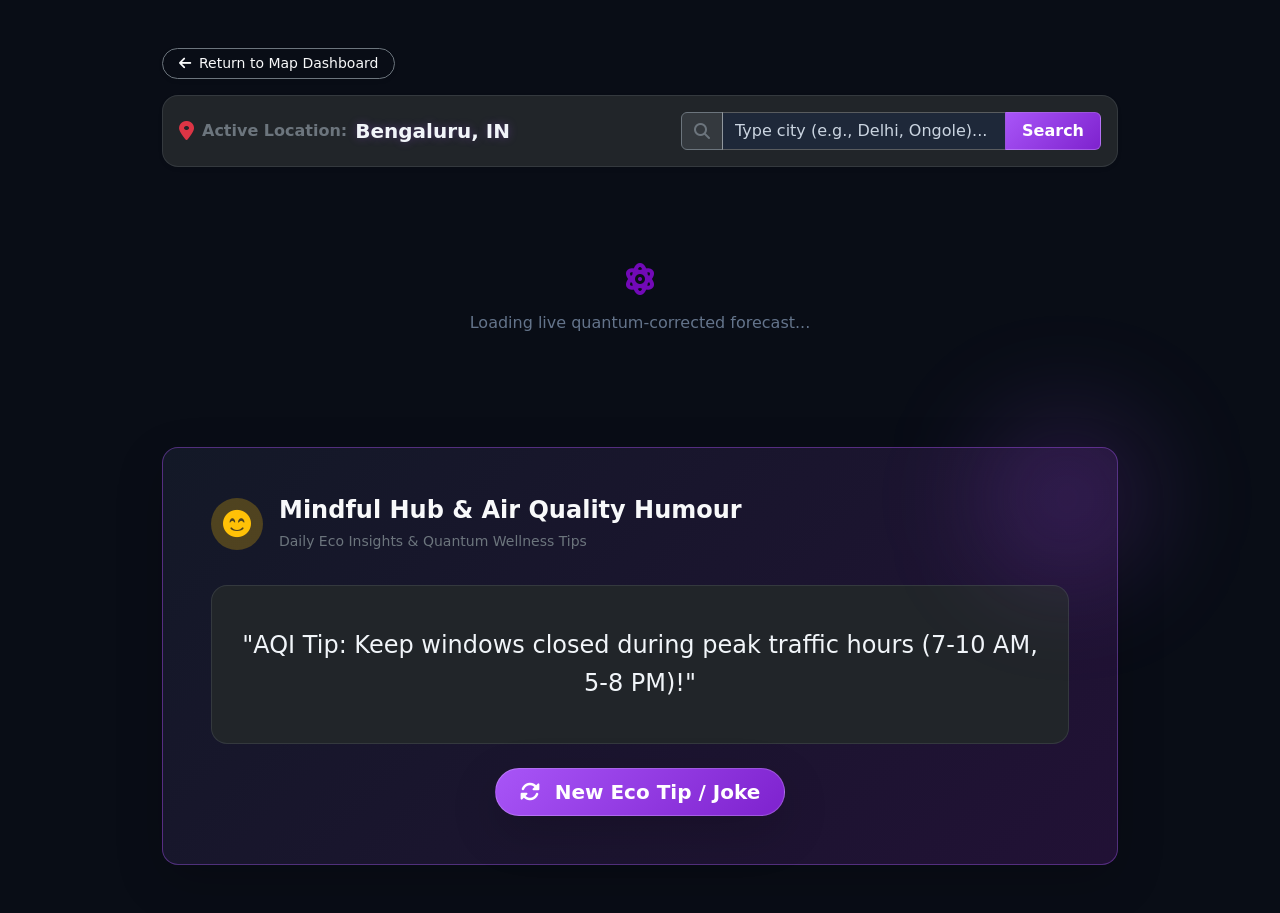
<file: website/forecast-details.html>
<!DOCTYPE html>
<html lang="en">
<head>
    <meta charset="UTF-8">
    <meta name="viewport" content="width=device-width, initial-scale=1.0">
    <title>7-Day Extended Forecast — VayuGuard</title>
    <link href="https://cdn.jsdelivr.net/npm/bootstrap@5.3.0/dist/css/bootstrap.min.css" rel="stylesheet">
    <link rel="stylesheet" href="https://cdnjs.cloudflare.com/ajax/libs/font-awesome/6.4.0/css/all.min.css">
    <style>
      /* Dark High-Tech Modern Background */
      body {
        background: #090d16 !important;
        color: #f8fafc !important;
        font-family: 'Plus Jakarta Sans', system-ui, -apple-system, sans-serif !important;
      }

      /* High-Contrast Search Input Bar & Placeholder Fix */
      .search-input-custom,
      input[type="text"] {
        background-color: rgba(30, 41, 59, 0.9) !important;
        color: #ffffff !important;
        border: 1px solid rgba(255, 255, 255, 0.25) !important;
        font-weight: 500 !important;
      }

      .search-input-custom::placeholder,
      input[type="text"]::placeholder {
        color: #cbd5e1 !important; /* Bright Silver/White for full visibility */
        opacity: 1 !important;
      }

      .search-input-custom:focus,
      input[type="text"]:focus {
        background-color: rgba(30, 41, 59, 1) !important;
        color: #ffffff !important;
        border-color: #8b5cf6 !important;
        box-shadow: 0 0 12px rgba(139, 92, 246, 0.5) !important;
      }

      /* Sleek Glassmorphic Card Base */
      .card-quantum-glass {
        background: rgba(15, 23, 42, 0.85);
        backdrop-filter: blur(16px);
        -webkit-backdrop-filter: blur(16px);
        border: 1px solid rgba(255, 255, 255, 0.12);
        box-shadow: 0 10px 30px -5px rgba(0, 0, 0, 0.6);
        transition: all 0.3s cubic-bezier(0.4, 0, 0.2, 1);
      }

      .card-quantum-glass:hover {
        transform: translateY(-2px);
      }

      /* Dynamic AQI Color-Coded Badges & Glows */
      /* Good AQI (<= 50): Vibrant Green */
      .badge-aqi-good {
        background: rgba(16, 185, 129, 0.25) !important;
        color: #34d399 !important;
        border: 1px solid #10b981 !important;
        box-shadow: 0 0 12px rgba(16, 185, 129, 0.35);
      }

      /* Moderate AQI (51 - 100): Vibrant Yellow / Amber */
      .badge-aqi-moderate {
        background: rgba(245, 158, 11, 0.25) !important;
        color: #fbbf24 !important;
        border: 1px solid #f59e0b !important;
        box-shadow: 0 0 12px rgba(245, 158, 11, 0.35);
      }

      /* Unhealthy AQI (> 100): Bright Red / Coral */
      .badge-aqi-unhealthy {
        background: rgba(239, 68, 68, 0.25) !important;
        color: #f87171 !important;
        border: 1px solid #ef4444 !important;
        box-shadow: 0 0 12px rgba(239, 68, 68, 0.35);
      }

      /* High-Contrast Tile Boxes */
      .tile-metric {
        background: rgba(30, 41, 59, 0.7);
        border: 1px solid rgba(255, 255, 255, 0.08);
        border-radius: 12px;
        padding: 12px;
        text-align: center;
      }

      /* Label Text Colors */
      .text-label-temp { color: #38bdf8 !important; }     /* Sky Blue */
      .text-label-sunrise { color: #fbbf24 !important; }  /* Bright Gold */
      .text-label-sunset { color: #fb7185 !important; }   /* Coral / Rose */
      .text-label-rain { color: #60a5fa !important; }     /* Rain Blue */
      .text-label-wind { color: #cbd5e1 !important; }     /* Bright Silver */
      .text-label-humidity { color: #c084fc !important; } /* Purple */

      /* Ensure search wrapper positioning */
      .position-relative {
        position: relative !important;
        overflow: visible !important;
      }

      /* Floating Autocomplete Box */
      .autocomplete-suggestions-box {
        display: none;
        position: absolute;
        top: 100%;
        left: 0;
        right: 0;
        z-index: 99999 !important;
        margin-top: 6px;
        background: rgba(18, 24, 38, 0.98);
        backdrop-filter: blur(16px);
        -webkit-backdrop-filter: blur(16px);
        border: 1px solid rgba(168, 85, 247, 0.4);
        border-radius: 12px;
        box-shadow: 0 12px 32px rgba(0, 0, 0, 0.7);
        max-height: 220px;
        overflow-y: auto;
        padding: 6px 0;
      }

      /* Autocomplete Item */
      .autocomplete-item {
        padding: 10px 16px;
        color: #f1f5f9;
        font-size: 0.92rem;
        cursor: pointer;
        display: flex;
        align-items: center;
        transition: background 0.2s ease;
      }

      .autocomplete-item:hover {
        background: rgba(168, 85, 247, 0.25);
        color: #ffffff;
      }

      /* Outline Purple Button */
      .btn-outline-purple {
        background: transparent !important;
        border: 1px solid #8b5cf6 !important;
        color: #a78bfa !important;
        transition: all 0.3s ease;
      }

      .btn-outline-purple:hover {
        background: rgba(139, 92, 246, 0.15) !important;
        border-color: #a78bfa !important;
        color: #c4b5fd !important;
        box-shadow: 0 0 12px rgba(139, 92, 246, 0.4);
      }

      .btn-outline-purple:active {
        transform: scale(0.98);
      }

      /* Ensure New Eco Tip / Joke Button is Bright & Visible */
      #next-joke-btn {
        background: linear-gradient(135deg, #a855f7, #7e22ce) !important;
        color: #ffffff !important;
        border: 1px solid rgba(255, 255, 255, 0.2) !important;
        font-weight: 700 !important;
        opacity: 1 !important;
        visibility: visible !important;
        cursor: pointer;
        transition: all 0.25s ease-in-out;
      }

      #next-joke-btn:hover {
        background: linear-gradient(135deg, #9333ea, #6b21a8) !important;
        color: #ffffff !important;
        transform: translateY(-2px);
        box-shadow: 0 6px 20px rgba(168, 85, 247, 0.5) !important;
      }

      #next-joke-btn i {
        color: #ffffff !important;
      }

      /* Visible Search Button Styling */
      #update-forecast-btn {
        background: linear-gradient(135deg, #a855f7, #7e22ce) !important;
        color: #ffffff !important;
        border: 1px solid rgba(255, 255, 255, 0.2) !important;
        font-weight: 600 !important;
        transition: all 0.2s ease-in-out;
      }

      #update-forecast-btn:hover {
        background: linear-gradient(135deg, #9333ea, #6b21a8) !important;
        box-shadow: 0 4px 14px rgba(168, 85, 247, 0.4) !important;
      }

      /* Active Location Glow */
      #active-location-name {
        color: #f1f5f9 !important;
        text-shadow: 0 0 10px rgba(168, 85, 247, 0.3);
      }
    </style>
</head>
<body class="py-4 py-md-5">

    <div class="container" style="max-width: 980px;">
        
        <!-- Top Navigation Header -->
        <div class="d-flex justify-content-between align-items-center mb-3">
          <a href="forecast.html" class="btn btn-outline-secondary btn-sm rounded-pill text-light px-3 shadow-sm">
            <i class="fas fa-arrow-left me-2"></i>Return to Map Dashboard
          </a>
        </div>

        <!-- Top Active Location Header with Integrated Search -->
        <div class="d-flex flex-wrap align-items-center justify-content-between gap-3 bg-dark border border-secondary border-opacity-25 rounded-4 p-3 mb-4 shadow-sm">
          
          <!-- Active Location Title & Badge -->
          <div class="d-flex align-items-center gap-2">
            <i class="fas fa-map-marker-alt text-danger fs-5"></i>
            <span class="text-secondary fw-semibold">Active Location:</span>
            <h5 id="active-location-name" class="fw-bold text-light mb-0">Bengaluru, IN</h5>
          </div>

          <!-- Integrated Search Bar -->
          <div class="position-relative" style="min-width: 280px; max-width: 420px; flex-grow: 1;">
            <div class="input-group">
              <span class="input-group-text bg-secondary bg-opacity-25 border-secondary text-secondary">
                <i class="fas fa-search"></i>
              </span>
              <input 
                type="text" 
                id="forecast-search-input" 
                class="form-control bg-dark text-light border-secondary shadow-none" 
                placeholder="Type city (e.g., Delhi, Ongole)..." 
                autocomplete="off"
              >
              <button id="update-forecast-btn" class="btn btn-purple px-3 text-white fw-bold">
                Search
              </button>
            </div>

            <!-- Autocomplete Suggestions Dropdown -->
            <div id="forecast-autocomplete-list" class="autocomplete-suggestions-box"></div>
          </div>

        </div>

        <!-- DYNAMIC 7-DAY EXTENDED FORECAST CONTAINER -->
        <div class="row g-4 mt-2" id="forecast-cards-container">
            <div class="text-center py-5" style="color: #64748b;">
                <i class="fas fa-atom fa-spin fa-2x mb-3" style="color: #7209b7;"></i>
                <p>Loading live quantum-corrected forecast...</p>
            </div>
        </div>

        <!-- Enhanced Mindful Hub & Daily Eco-Jokes Panel -->
        <div class="card bg-dark text-light border border-purple rounded-4 p-5 mt-5 shadow-lg position-relative overflow-hidden" style="background: linear-gradient(135deg, rgba(20, 26, 40, 0.95), rgba(35, 18, 55, 0.95)) !important; border: 1.5px solid rgba(168, 85, 247, 0.4) !important;">
          
          <!-- Glowing Background Accent -->
          <div style="position: absolute; top: -40px; right: -40px; width: 180px; height: 180px; background: rgba(168, 85, 247, 0.15); filter: blur(50px); border-radius: 50%; pointer-events: none;"></div>

          <div class="d-flex align-items-center gap-3 mb-4">
            <div class="bg-warning bg-opacity-25 rounded-circle p-3 d-flex align-items-center justify-content-center" style="width: 52px; height: 52px;">
              <i class="fas fa-smile-beam text-warning fs-3"></i>
            </div>
            <div>
              <h4 class="fw-bold mb-1 text-light">Mindful Hub & Air Quality Humour</h4>
              <small class="text-secondary">Daily Eco Insights & Quantum Wellness Tips</small>
            </div>
          </div>
          
          <div class="bg-dark bg-opacity-60 rounded-4 p-4 border border-secondary border-opacity-25 text-center shadow-inner my-2">
            <p id="eco-joke-text" class="fs-4 fw-medium text-light mb-0 py-3" style="font-family: system-ui, -apple-system, sans-serif; line-height: 1.6; color: #f1f5f9 !important;">
              "AQI Tip: Keep windows closed during peak traffic hours (7-10 AM, 5-8 PM)!"
            </p>
          </div>

          <div class="text-center mt-3">
            <button id="next-joke-btn" class="btn btn-purple btn-lg rounded-pill px-4 py-2 shadow-lg fw-bold text-white">
              <i class="fas fa-sync-alt me-2 text-white"></i> New Eco Tip / Joke
            </button>
          </div>
        </div>
    </div>

    <script>
        // Disable native browser alert popups globally
        window.alert = function(msg) { console.warn("Blocked Alert Popup:", msg); };

        // Dynamic Date & Telemetry Script
        document.addEventListener('DOMContentLoaded', () => {
          // Set default initial location on load
          const activeLocHeader = document.getElementById('active-location-name');
          if (activeLocHeader && (activeLocHeader.innerText.includes('Your Location') || !activeLocHeader.innerText.trim())) {
            activeLocHeader.innerText = 'Bengaluru, IN';
          }

          // Execute initial 7-day forecast load
          if (typeof load7DayForecast === 'function') {
            load7DayForecast("Bengaluru, IN", 12.9716, 77.5946);
          }
        });

        // Typing Auto-Complete Suggestions for Details Page (India-First Preference)
        let detailsDebounceTimer;
        function onTypeDetailsSearch(query) {
            clearTimeout(detailsDebounceTimer);
            const suggestionsList = document.getElementById('details-suggestions-list');

            if (!query || query.trim().length < 2) {
                if (suggestionsList) suggestionsList.style.display = 'none';
                return;
            }

            detailsDebounceTimer = setTimeout(async () => {
                let url = `https://nominatim.openstreetmap.org/search?format=json&q=${encodeURIComponent(query)}&countrycodes=in&limit=5`;
                
                try {
                    let response = await fetch(url);
                    let data = await response.json();

                    if (!data || data.length === 0) {
                        url = `https://nominatim.openstreetmap.org/search?format=json&q=${encodeURIComponent(query)}&limit=5`;
                        response = await fetch(url);
                        data = await response.json();
                    }

                    if (suggestionsList) {
                        suggestionsList.innerHTML = '';
                        if (data && data.length > 0) {
                            data.forEach(place => {
                                const li = document.createElement('li');
                                li.className = 'dropdown-item text-truncate py-2 px-3 border-bottom border-secondary border-opacity-25';
                                li.style.cursor = 'pointer';
                                li.innerHTML = `<i class="fas fa-map-marker-alt text-info me-2"></i><strong>${place.display_name}</strong>`;
                                
                                li.onclick = () => {
                                    document.getElementById('details-location-input').value = place.display_name.split(',')[0];
                                    suggestionsList.style.display = 'none';
                                    load7DayForecast(place.display_name.split(',')[0], parseFloat(place.lat), parseFloat(place.lon));
                                };
                                suggestionsList.appendChild(li);
                            });
                            suggestionsList.style.display = 'block';
                        } else {
                            suggestionsList.style.display = 'none';
                        }
                    }
                } catch (err) {
                    console.error('Suggestions error:', err);
                }
            }, 250);
        }

        // Search Location Handler
        async function searchDetailsLocation() {
            const input = document.getElementById('details-location-input');
            if (!input || !input.value.trim()) return;

            const query = input.value.trim();
            try {
                let res = await fetch(`https://nominatim.openstreetmap.org/search?format=json&q=${encodeURIComponent(query)}&countrycodes=in&limit=1`);
                let data = await res.json();

                if (!data || data.length === 0) {
                    res = await fetch(`https://nominatim.openstreetmap.org/search?format=json&q=${encodeURIComponent(query)}&limit=1`);
                    data = await res.json();
                }

                if (data && data.length > 0) {
                    const cityName = data[0].display_name.split(',')[0];
                    load7DayForecast(cityName, parseFloat(data[0].lat), parseFloat(data[0].lon));
                } else {
                    alert("Location not found.");
                }
            } catch (err) {
                console.error("Search error:", err);
            }
        }

        // Complete Working 7-Day Forecast Script (Configured for Railway Backend)
        async function load7DayForecast(cityName = "Bengaluru", lat = 12.9716, lon = 77.5946) {
          const activeLocHeader = document.getElementById('active-location-name');
          if (activeLocHeader) {
            activeLocHeader.innerText = cityName;
          }

          const cardsContainer = document.querySelector('.container .row.g-4') || document.getElementById('forecast-cards-container');
          if (!cardsContainer) return;

          try {
            // 1. Fetch Weather Telemetry from Open-Meteo
            const apiUrl = `https://api.open-meteo.com/v1/forecast?latitude=${lat}&longitude=${lon}&daily=temperature_2m_max,temperature_2m_min,windspeed_10m_max,relative_humidity_2m_max,precipitation_probability_max,sunrise,sunset&timezone=auto`;
            const res = await fetch(apiUrl);
            if (!res.ok) throw new Error("Weather API fetch failed");
            const data = await res.json();

            const daily = data.daily;
            if (!daily || !daily.time) return;

            cardsContainer.innerHTML = ''; // Clear old forecast cards

            // 2. Loop & Render Fixed Daily Cards
            for (let idx = 0; idx < daily.time.length; idx++) {
              const dateStr = daily.time[idx];
              const maxTemp = Math.round(daily.temperature_2m_max[idx] ?? 28);
              const minTemp = Math.round(daily.temperature_2m_min[idx] ?? 20);
              const wind = Math.round(daily.windspeed_10m_max[idx] ?? 14);
              const hum = Math.round(daily.relative_humidity_2m_max[idx] ?? 65);
              const rain = Math.round(daily.precipitation_probability_max?.[idx] ?? 0);

              // Parse Sunrise / Sunset Times in Local Timezone
              const formatTime = (isoStr) => {
                if (!isoStr) return '--:--';
                const d = new Date(isoStr);
                return d.toLocaleTimeString([], { hour: '2-digit', minute: '2-digit', hour12: true });
              };

              const sunriseTime = formatTime(daily.sunrise?.[idx]);
              const sunsetTime = formatTime(daily.sunset?.[idx]);

              // 3. Quantum AQI Prediction via qBraid Backend
              let calculatedAqi = Math.round(35 + (maxTemp * 0.35) + (wind * 0.15));
              try {
                // Estimate PM2.5 based on temperature and humidity for the quantum prediction
                const estimatedPm25 = Math.round(15 + (maxTemp * 0.3) + (hum * 0.15));
                
                const qRes = await fetch('https://vayuguard-aiml-production.up.railway.app/api/quantum-predict', {
                  method: 'POST',
                  headers: { 'Content-Type': 'application/json' },
                  body: JSON.stringify({
                    temp: maxTemp,
                    wind: wind,
                    humidity: hum,
                    pm25: estimatedPm25
                  })
                });
                
                if (qRes.ok) {
                  const qData = await qRes.json();
                  if (qData.aqi !== undefined) {
                    calculatedAqi = Math.round(qData.aqi);
                    console.log(`Day ${idx + 1} Quantum Prediction:`, qData.status, qData.job_id);
                  }
                }
              } catch (qErr) {
                console.warn(`Day ${idx + 1} quantum prediction fallback:`, qErr);
                // Fallback to local calculation if Railway request times out
              }

              let statusStr = calculatedAqi <= 50 ? "Good" : calculatedAqi <= 100 ? "Moderate" : "Unhealthy";
              let badgeBg = calculatedAqi <= 50 ? "bg-success" : calculatedAqi <= 100 ? "bg-warning text-dark" : "bg-danger";

              const cardDate = new Date(dateStr).toLocaleDateString('en-US', { weekday: 'long', month: 'short', day: '2-digit' });
              const isToday = idx === 0;

              const cardHtml = `
                <div class="col-12 mb-3">
                  <div class="card bg-dark text-light border border-secondary border-opacity-25 rounded-4 p-3 shadow-sm">
                    <div class="d-flex justify-content-between align-items-center mb-3">
                      <div class="d-flex align-items-center gap-2">
                        ${isToday ? '<span class="badge bg-purple text-white px-2 py-1">TODAY</span>' : ''}
                        <h5 class="fw-bold mb-0 text-light">${cardDate}</h5>
                      </div>
                      <span class="badge ${badgeBg} fs-6 px-3 py-2">• AQI ${calculatedAqi} • ${statusStr}</span>
                    </div>

                    <div class="row g-2 text-center align-items-center">
                      <div class="col-6 col-md-2 bg-secondary bg-opacity-10 p-2 rounded-3">
                        <small class="text-info d-block fw-semibold"><i class="fas fa-thermometer-half me-1"></i> TEMP</small>
                        <strong class="fs-6">${minTemp}°C / ${maxTemp}°C</strong>
                      </div>
                      <div class="col-6 col-md-2 bg-secondary bg-opacity-10 p-2 rounded-3">
                        <small class="text-warning d-block fw-semibold"><i class="fas fa-sun me-1"></i> SUNRISE</small>
                        <strong class="fs-6">${sunriseTime}</strong>
                      </div>
                      <div class="col-6 col-md-2 bg-secondary bg-opacity-10 p-2 rounded-3">
                        <small class="text-danger d-block fw-semibold"><i class="fas fa-moon me-1"></i> SUNSET</small>
                        <strong class="fs-6">${sunsetTime}</strong>
                      </div>
                      <div class="col-6 col-md-2 bg-secondary bg-opacity-10 p-2 rounded-3">
                        <small class="text-primary d-block fw-semibold"><i class="fas fa-cloud-rain me-1"></i> RAIN</small>
                        <strong class="fs-6">${rain}%</strong>
                      </div>
                      <div class="col-6 col-md-2 bg-secondary bg-opacity-10 p-2 rounded-3">
                        <small class="text-cyan d-block fw-semibold"><i class="fas fa-wind me-1"></i> WIND</small>
                        <strong class="fs-6">${wind} km/h</strong>
                      </div>
                      <div class="col-6 col-md-2 bg-secondary bg-opacity-10 p-2 rounded-3">
                        <small class="text-purple d-block fw-semibold"><i class="fas fa-tint me-1"></i> HUMIDITY</small>
                        <strong class="fs-6">${hum}%</strong>
                      </div>
                    </div>
                  </div>
                </div>
              `;
              cardsContainer.insertAdjacentHTML('beforeend', cardHtml);
            }

          } catch (err) {
            console.error("Error updating 7-day forecast cards:", err);
          }
        }

        async function loadForecast(cityName = "Bengaluru", lat = 12.9716, lon = 77.5946) {
  try {
    const res = await fetch(`https://api.open-meteo.com/v1/forecast?latitude=${lat}&longitude=${lon}&daily=temperature_2m_max,temperature_2m_min,relative_humidity_2m_max,wind_speed_10m_max,precipitation_probability_max,sunrise,sunset&timezone=auto`);
    const data = await res.json();
    const daily = data.daily;

    // Target forecast card elements
    const cards = document.querySelectorAll('.card, .bg-dark, div[class*="rounded"]');

    for (let i = 0; i < Math.min(cards.length, daily.time.length); i++) {
      const tempMax = daily.temperature_2m_max[i];
      const wind = daily.wind_speed_10m_max[i];
      const humidity = daily.relative_humidity_2m_max[i];

      let aqiVal = 45 + (i * 3);
      try {
        const qRes = await fetch('https://vayuguard-aiml-production.up.railway.app/api/quantum-predict', {
          method: 'POST',
          headers: { 'Content-Type': 'application/json' },
          body: JSON.stringify({ temp: tempMax, wind: wind, humidity: humidity, pm25: 15 + (i * 4) })
        });
        const qData = await qRes.json();
        if (qData.aqi) aqiVal = qData.aqi;
      } catch (err) {
        console.warn("qBraid Quantum API offline, fallback used:", err);
      }

      // Exact selector matching your HTML structure
      const badge = cards[i].querySelector('.badge') || Array.from(cards[i].querySelectorAll('*')).find(el => el.innerText.includes('AQI'));
      if (badge) {
        let status = aqiVal <= 50 ? "Good" : aqiVal <= 100 ? "Moderate" : "Unhealthy";
        badge.innerText = `• AQI ${aqiVal} • ${status}`;
      }
    }
  } catch (err) {
    console.error("Forecast update error:", err);
  }
}
    </script>

  <script>
    // Eco-Jokes & Air Quality Tips Array
    const ecoJokesAndTips = [
      "Why did the tree go to the dentist? To get a root canal before the AQI spiked!",
      "What do you call a fish wearing a mask? A safe-sea breather!",
      "Why don't air particles play hide and seek? Because good ventilation always seeks them out!",
      "Plant a tree today — it's the only filter that gives you free Wi-Fi (shade)!",
      "Why did the cyclist bring a plant to the race? To offset the carbon!",
      "AQI Tip: Indoor plants like Snake Plant and Peace Lily are natural air purifiers!",
      "Why did the cloud go to school? To get a little brighter!",
      "Fun Fact: One tree can absorb about 48 pounds of CO2 per year!",
      "Why don't smog particles ever win arguments? They're too full of hot air!",
      "Eco Tip: Walking 1 km instead of driving saves ~0.2 kg of CO2 emissions!",
      "What's a pollutant's favorite song? 'I Can't Breathe' by The Rolling Smog!",
      "Why did the solar panel go to art school? To learn how to capture light!",
      "AQI Tip: Keep windows closed during peak traffic hours (7-10 AM, 5-8 PM)!",
      "Why was the wind turbine always invited to parties? It was a real breeze!",
      "Fun Fact: Indoor air can be 2-5x more polluted than outdoor air!"
    ];

    // Mindful Hub - Joke Rotation Functionality
    function initEcoJokeRotator() {
      const jokeText = document.getElementById('eco-joke-text');
      const nextJokeBtn = document.getElementById('next-joke-btn');
      
      if (!jokeText || !nextJokeBtn) return;

      let currentJokeIndex = 0;

      // Function to display a random joke/tip
      const showRandomJoke = () => {
        let newIndex;
        do {
          newIndex = Math.floor(Math.random() * ecoJokesAndTips.length);
        } while (newIndex === currentJokeIndex && ecoJokesAndTips.length > 1);
        
        currentJokeIndex = newIndex;
        
        // Add fade effect
        jokeText.style.opacity = '0';
        jokeText.style.transition = 'opacity 0.3s ease';
        
        setTimeout(() => {
          jokeText.textContent = `"${ecoJokesAndTips[currentJokeIndex]}"`;
          jokeText.style.opacity = '1';
        }, 300);
      };

      // Add click event listener to button
      nextJokeBtn.addEventListener('click', showRandomJoke);

      // Optional: Auto-rotate jokes every 30 seconds
      setInterval(showRandomJoke, 30000);
    }

    document.addEventListener('DOMContentLoaded', () => {
      const searchInput = document.getElementById('forecast-search-input');
      const searchBtn = document.getElementById('update-forecast-btn');
      const dropdown = document.getElementById('forecast-autocomplete-list');
      let debounceTimer;

      if (!searchInput) return;
      
      // Initialize eco joke rotator
      initEcoJokeRotator();

      // 1. Fetch Nominatim Suggestions on Input ("del" -> Delhi)
      searchInput.addEventListener('input', (e) => {
        const query = e.target.value.trim();
        clearTimeout(debounceTimer);

        if (query.length < 2) {
          if (dropdown) dropdown.style.display = 'none';
          return;
        }

        debounceTimer = setTimeout(async () => {
          try {
            const res = await fetch(`https://nominatim.openstreetmap.org/search?format=json&q=${encodeURIComponent(query)}&addressdetails=1&limit=5`);
            const results = await res.json();

            if (!results || results.length === 0) {
              if (dropdown) dropdown.style.display = 'none';
              return;
            }

            if (dropdown) {
              dropdown.innerHTML = results.map(city => {
                const cityName = city.display_name.split(',')[0];
                const country = city.address?.country || '';
                return `
                  <div class="autocomplete-item" data-lat="${city.lat}" data-lon="${city.lon}" data-name="${cityName}">
                    <i class="fas fa-map-marker-alt text-purple me-2"></i>
                    <strong>${cityName}</strong> <small style="color: #94a3b8; margin-left:6px;">${country}</small>
                  </div>
                `;
              }).join('');

              dropdown.style.display = 'block';

              // Select item click
              dropdown.querySelectorAll('.autocomplete-item').forEach(item => {
                item.addEventListener('click', () => {
                  const cityName = item.getAttribute('data-name');
                  const lat = item.getAttribute('data-lat');
                  const lon = item.getAttribute('data-lon');

                  searchInput.value = cityName;
                  dropdown.style.display = 'none';

                  // Call forecast updater
                  if (typeof load7DayForecast === 'function') {
                    load7DayForecast(cityName, lat, lon);
                  }
                });
              });
            }
          } catch (err) {
            console.error("Autocomplete fetch error:", err);
          }
        }, 200);
      });

      // 2. Execute Search on Button Click or Enter
      const runSearch = async () => {
        const cityQuery = searchInput.value.trim();
        if (!cityQuery) return;

        if (dropdown) dropdown.style.display = 'hide';

        try {
          const geoRes = await fetch(`https://nominatim.openstreetmap.org/search?format=json&q=${encodeURIComponent(cityQuery)}`);
          const geoData = await geoRes.json();

          if (geoData && geoData.length > 0) {
            const cityName = geoData[0].display_name.split(',')[0];
            const lat = geoData[0].lat;
            const lon = geoData[0].lon;

            if (typeof load7DayForecast === 'function') {
              load7DayForecast(cityName, lat, lon);
            }
          } else {
            alert("City not found. Please try another location.");
          }
        } catch (err) {
          console.error("Geocoding search execution error:", err);
        }
      };

      if (searchBtn) searchBtn.addEventListener('click', runSearch);

      searchInput.addEventListener('keypress', (e) => {
        if (e.key === 'Enter') runSearch();
      });

      // Close dropdown on click outside
      document.addEventListener('click', (e) => {
        if (!searchInput.contains(e.target) && !dropdown?.contains(e.target)) {
          if (dropdown) dropdown.style.display = 'none';
        }
      });
    });
  </script>
</body>
</html>
</file>
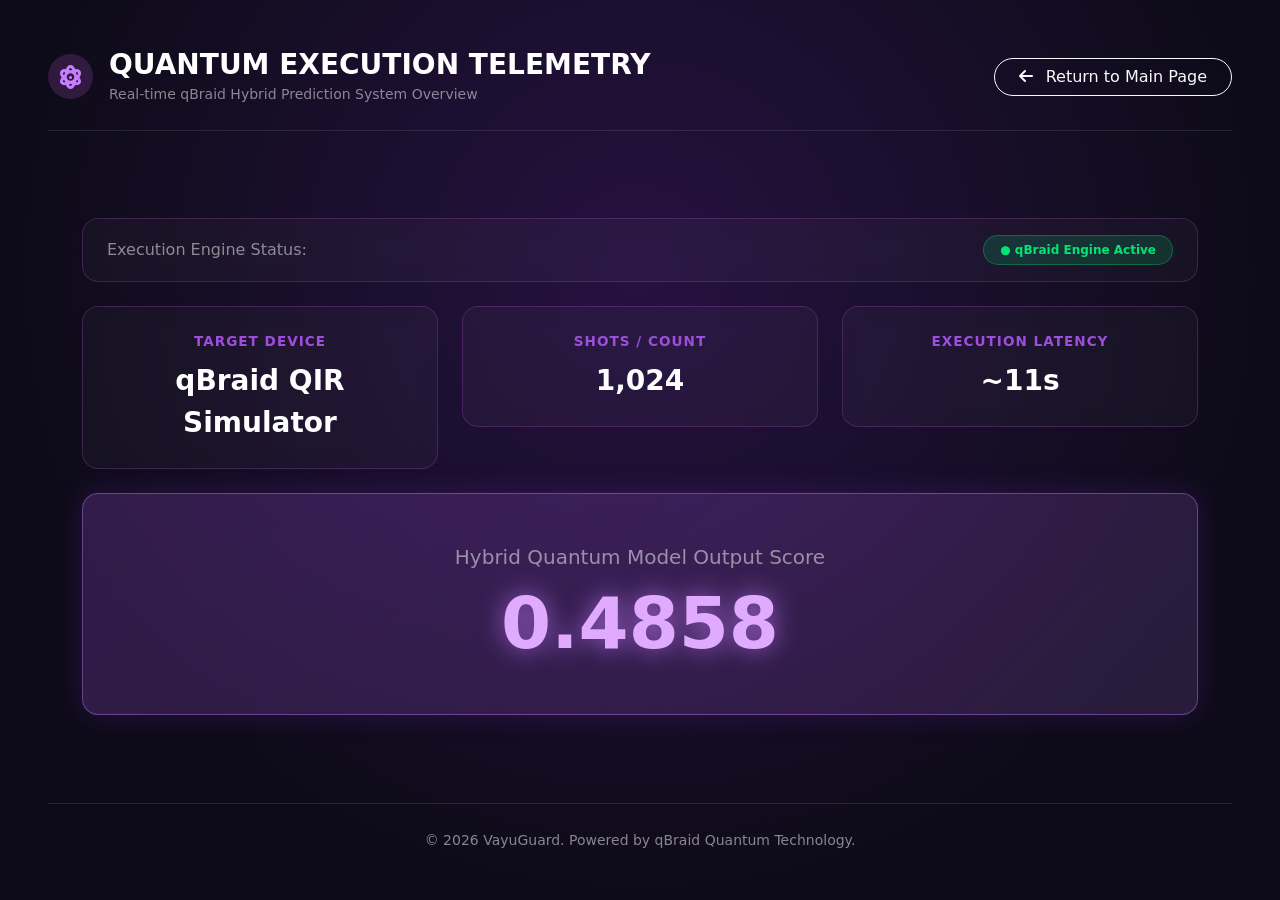
<file: website/telemetry.html>
<!DOCTYPE html>
<html lang="en">
<head>
    <meta charset="UTF-8">
    <meta name="viewport" content="width=device-width, initial-scale=1.0">
    <title>VayuGuard — Quantum Execution Telemetry</title>
    <link href="https://cdn.jsdelivr.net/npm/bootstrap@5.3.0/dist/css/bootstrap.min.css" rel="stylesheet">
    <link rel="stylesheet" href="https://cdnjs.cloudflare.com/ajax/libs/font-awesome/6.4.0/css/all.min.css">
    <style>
        body {
            background-color: #0d0b18;
            background-image: radial-gradient(circle at 50% 30%, rgba(138, 43, 226, 0.2), transparent 70%);
            color: #ffffff;
            font-family: system-ui, -apple-system, sans-serif;
            min-height: 100vh;
        }
        .telemetry-card {
            background: rgba(255, 255, 255, 0.03);
            border: 1px solid rgba(186, 85, 211, 0.25);
            backdrop-filter: blur(10px);
        }
    </style>
</head>
<body class="d-flex flex-column min-vh-100 justify-content-between p-3 p-md-5">

    <!-- Header Navigation -->
    <header class="d-flex align-items-center justify-content-between pb-4 border-bottom border-secondary border-opacity-25">
        <div class="d-flex align-items-center gap-3">
            <span class="p-2 rounded-circle d-flex align-items-center justify-content-center" style="background: rgba(186, 85, 211, 0.2); width: 45px; height: 45px;">
                <i class="fas fa-atom fa-spin fs-4" style="color: #c77dff;"></i>
            </span>
            <div>
                <h3 class="m-0 fw-bold tracking-wide">QUANTUM EXECUTION TELEMETRY</h3>
                <small class="text-white-50">Real-time qBraid Hybrid Prediction System Overview</small>
            </div>
        </div>
        <a href="index.html" class="btn btn-outline-light rounded-pill px-4">
            <i class="fas fa-arrow-left me-2"></i> Return to Main Page
        </a>
    </header>

    <!-- Full Page Content Container -->
    <main class="container max-w-4xl my-auto py-5">
        <!-- Status Banner -->
        <div class="p-3 rounded-4 mb-4 text-center d-flex align-items-center justify-content-between px-4 telemetry-card">
            <span class="text-white-50 fw-medium">Execution Engine Status:</span>
            <span id="q-status-text" class="badge px-3 py-2 rounded-pill fw-semibold" style="background: rgba(0, 230, 118, 0.15); color: #00e676; border: 1px solid rgba(0, 230, 118, 0.3);">
                ● qBraid Engine Active
            </span>
        </div>

        <!-- Metric Cards -->
        <div class="row g-4 mb-4 text-center">
            <div class="col-md-4">
                <div class="p-4 rounded-4 telemetry-card">
                    <div class="text-uppercase fw-semibold mb-2" style="color: #9d4edd; font-size: 0.85rem; letter-spacing: 1px;">Target Device</div>
                    <div id="q-device" class="fw-bold text-white fs-3">qBraid QIR Simulator</div>
                </div>
            </div>
            <div class="col-md-4">
                <div class="p-4 rounded-4 telemetry-card">
                    <div class="text-uppercase fw-semibold mb-2" style="color: #9d4edd; font-size: 0.85rem; letter-spacing: 1px;">Shots / Count</div>
                    <div id="q-shots" class="fw-bold text-white fs-3">1,024</div>
                </div>
            </div>
            <div class="col-md-4">
                <div class="p-4 rounded-4 telemetry-card">
                    <div class="text-uppercase fw-semibold mb-2" style="color: #9d4edd; font-size: 0.85rem; letter-spacing: 1px;">Execution Latency</div>
                    <div id="q-time" class="fw-bold text-white fs-3">~11s</div>
                </div>
            </div>
        </div>

        <!-- Quantum Output Score Display -->
        <div class="p-5 rounded-4 text-center" style="background: linear-gradient(135deg, rgba(157, 78, 221, 0.25), rgba(199, 125, 255, 0.15)); border: 1px solid rgba(199, 125, 255, 0.4); box-shadow: 0 0 30px rgba(138, 43, 226, 0.2);">
            <div class="text-white-50 mb-2 fs-5 fw-medium">Hybrid Quantum Model Output Score</div>
            <div id="q-score" class="fw-bold display-2" style="color: #e0aaff; text-shadow: 0 0 25px rgba(199, 125, 255, 0.7);">
                0.4858
            </div>
        </div>
    </main>

    <!-- Footer -->
    <footer class="text-center text-white-50 pt-4 border-top border-secondary border-opacity-25">
        <small>© 2026 VayuGuard. Powered by qBraid Quantum Technology.</small>
    </footer>

</body>
</html>
</file>
